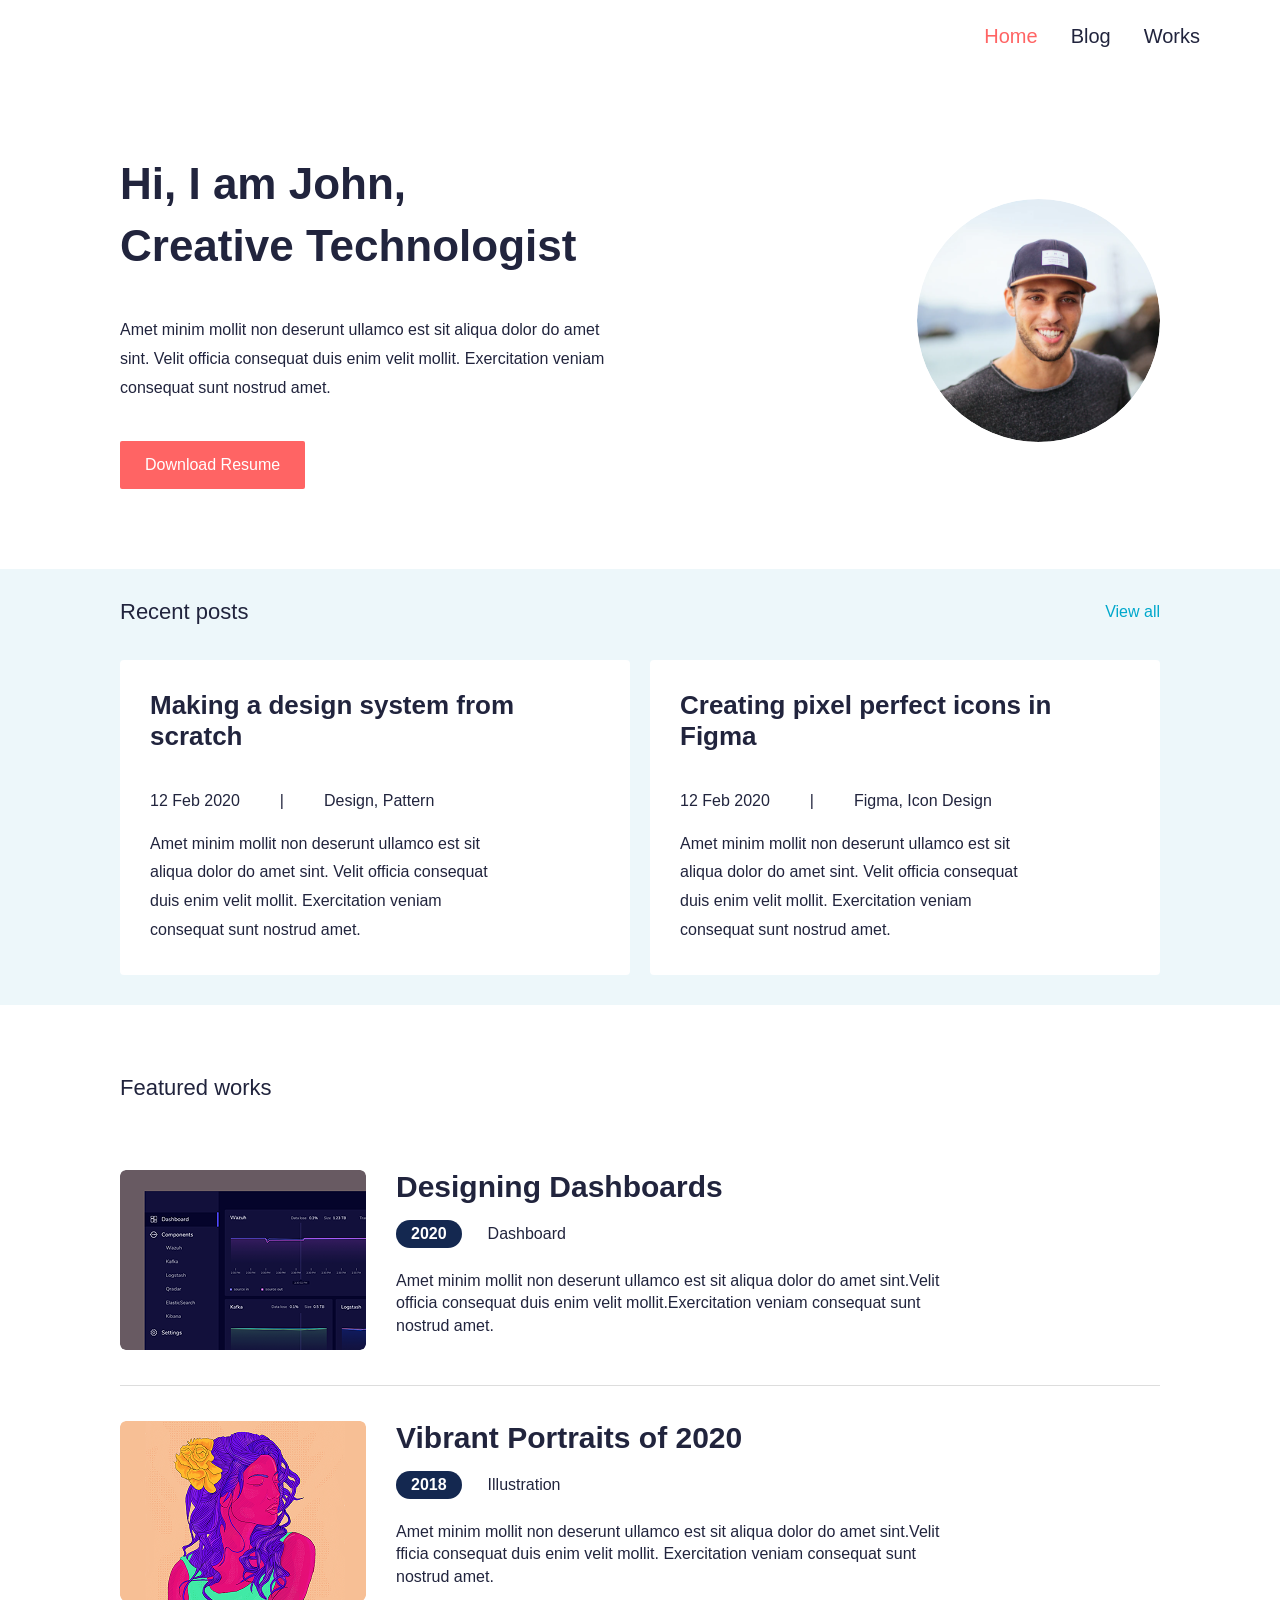
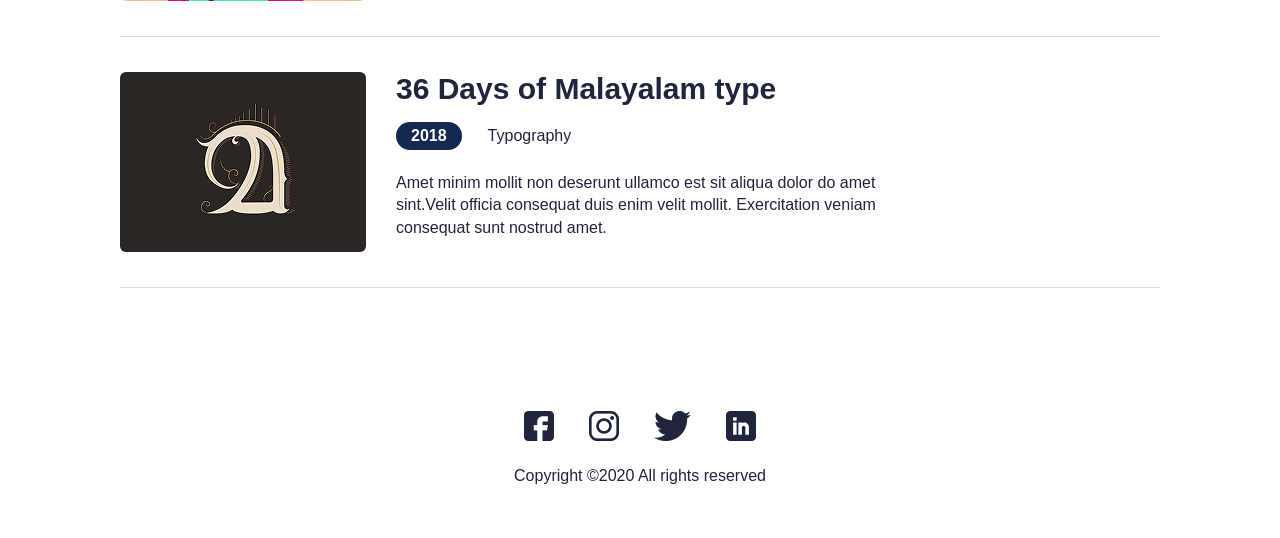
<file: index.html>
<!DOCTYPE html>
<html lang="en">
<head>
    <meta charset="UTF-8">
    <meta name="viewport" content="width=device-width, initial-scale=1.0">
    <title>Portfolio</title>
    <link rel="stylesheet" href="style.css">
    <link rel="preconnect" href="https://fonts.googleapis.com">
</head>
<body>
<header>
    <nav>
        <ul>
            <li><a href="index.html" class="active">Home</a></li>
            <li><a href="blog.html">Blog</a></li>
            <li><a href="work.html">Works</a></li>

        </ul>
    </nav>
</header>
<section class="hero">
<div class="hero-text">
<h1>Hi, I am John,<br>Creative Technologist</h1>
<p>Amet minim mollit non deserunt ullamco est sit aliqua dolor do amet <br> sint. Velit officia consequat duis enim velit mollit. Exercitation veniam <br>consequat sunt nostrud amet.</p>
<a href="#" class="btn">Download Resume</a>
</div>
<div class="hero-image">
    <img src="img/Ellipse 1.svg" alt="profile">
</div>
</section>
<section class="posts">
<div class="top">
    <h2>Recent posts</h2>
    <a href="#">View all</a>
</div>
<div class="cards">
    <div class="post-card">
        <h3>Making a design system from scratch</h3>
        <div class="info">
            <span>12 Feb 2020</span>
            <span>|</span>
            <span>Design, Pattern</span>
        </div>
        <p>Amet minim mollit non deserunt ullamco est sit <br> aliqua dolor do amet sint. Velit officia consequat <br> duis enim velit mollit. Exercitation veniam <br> consequat sunt nostrud amet.</p>
    </div>
    <div class="post-card">
        <h3>Creating pixel perfect icons in Figma</h3>
        <div class="info">
            <span>12 Feb 2020</span>
            <span>|</span>
            <span>Figma, Icon Design</span>
        </div>
        <p>Amet minim mollit non deserunt ullamco est sit <br> aliqua dolor do amet sint. Velit officia consequat <br> duis enim velit mollit. Exercitation veniam <br> consequat sunt nostrud amet.</p>
    </div>
</div>
</section>
<section class="featured">
    <h2>Featured works</h2>
    <div class="work">
        <img src="img/Rectangle 30.png" alt="">
        <div class="work-text">
            <h3>Designing Dashboards</h3>
            <div class="year">
                <span>2020</span>
                <p>Dashboard</p>
            </div>
            <p>
Amet minim mollit non deserunt ullamco est sit aliqua dolor do amet sint.Velit <br> officia consequat duis enim velit mollit.Exercitation veniam consequat sunt <br>nostrud amet.
</p>
</div>
</div>
<div class="work">
    <img src="img/Rectangle 32.png" alt="">
    <div class="work-text">
        <h3>Vibrant Portraits of 2020</h3>
        <div class="year">
            <span>2018</span>
            <p>Illustration</p>
        </div>
        <p>
Amet minim mollit non deserunt ullamco est sit aliqua dolor do amet sint.Velit <br> fficia consequat duis enim velit mollit. Exercitation veniam consequat sunt <br>nostrud amet.
</p>
</div>
</div>
<div class="work">
    <img src="img/Rectangle 34.png" alt="">
    <div class="work-text">
        <h3>36 Days of Malayalam type</h3>
        <div class="year">
            <span>2018</span>
            <p>Typography</p>
        </div>
        <p>
Amet minim mollit non deserunt ullamco est sit aliqua dolor do amet <br>sint.Velit officia consequat duis enim velit mollit. Exercitation veniam <br>consequat sunt nostrud amet.
</p>
</div>
</div>
</section>
<footer>
    <div class="social">
        <img src="/img/fb.png" alt="fb">
        <img src="/img/insta.png" alt="ig">
        <img src="/img/Group.png" alt="g">
        <img src="/img/Linkedin.png" alt="lk">
    </div>
    <p>Copyright ©2020 All rights reserved</p>
</footer>
</body>
</html>
</file>
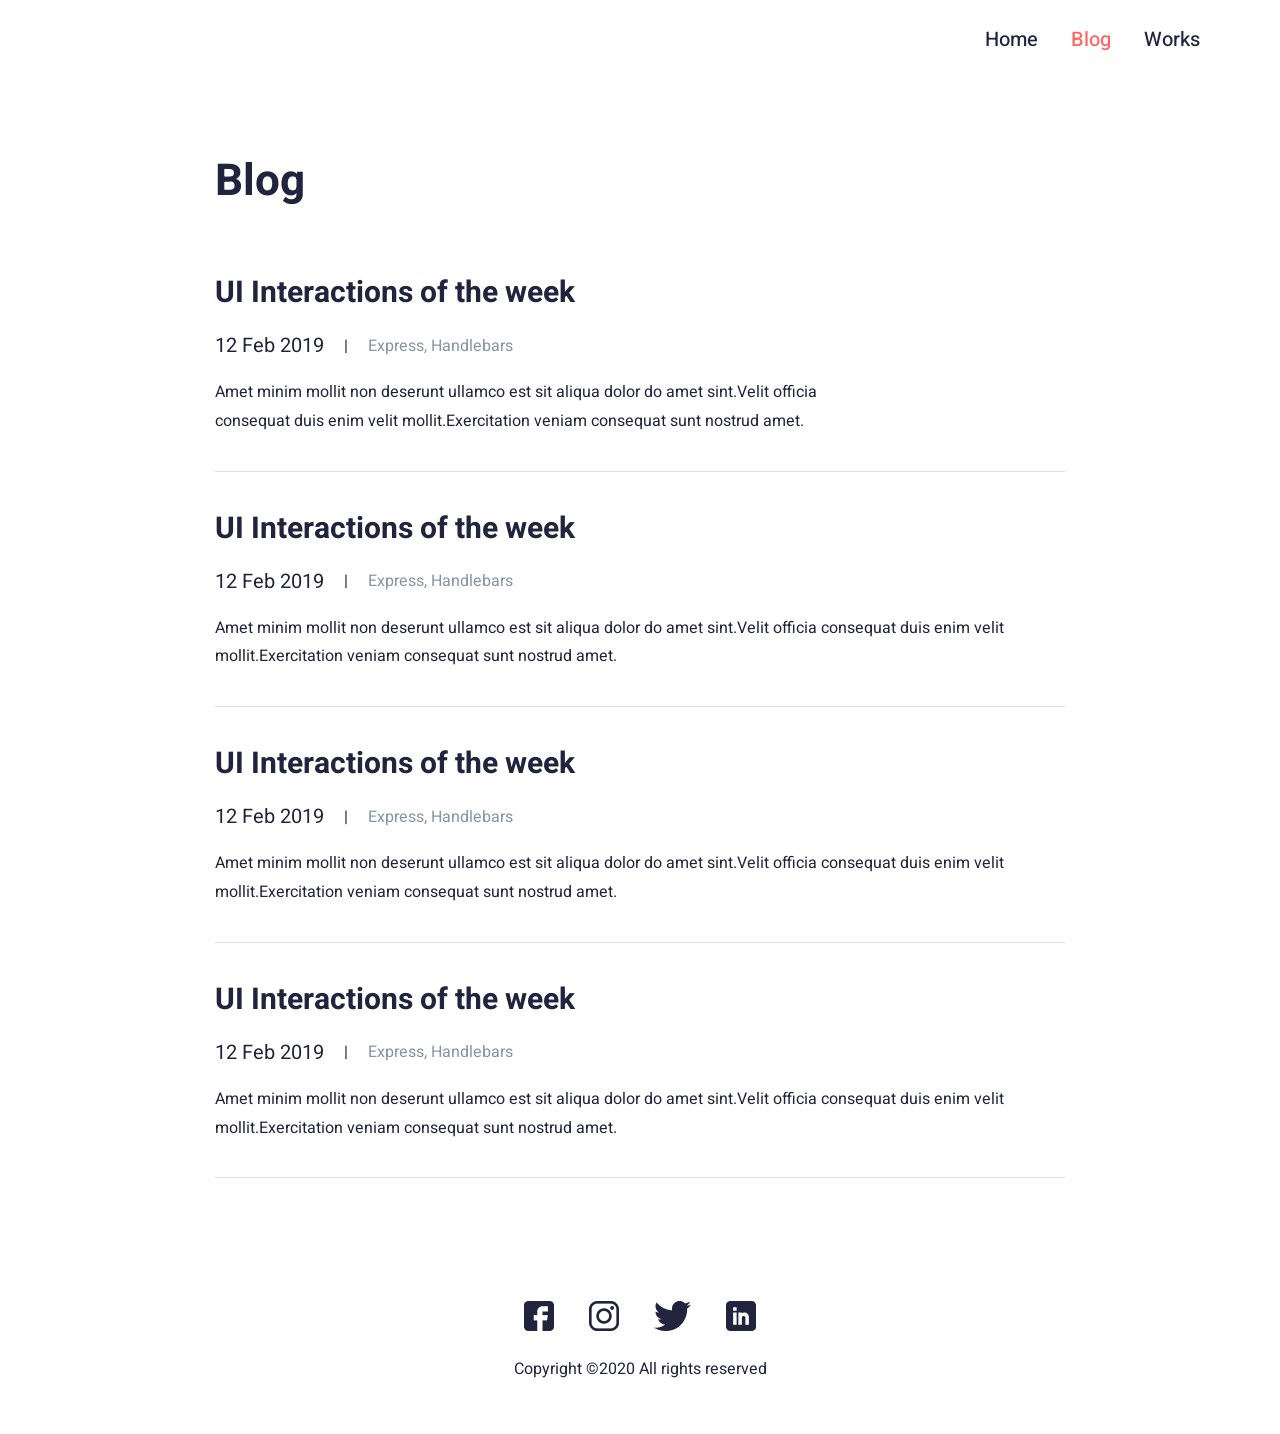
<file: blog.html>
<!DOCTYPE html>
<html lang="en">
<head>
    <meta charset="UTF-8">
    <meta name="viewport" content="width=device-width, initial-scale=1.0">
    <title>Blog</title>
    <link rel="stylesheet" href="style.css">
    <link rel="preconnect" href="https://fonts.googleapis.com">
    <link href="https://fonts.googleapis.com/css2?family=Heebo:wght@400;500;700&display=swap" rel="stylesheet">
</head>
<body>
    <header>
        <nav>
            <ul>
                <li><a href="index.html">Home</a></li>
                <li><a href="blog.html" class="active">Blog</a></li>
                <li><a href="work.html">Works</a></li>
            </ul>
        </nav>
    </header>
    <section class="blog">
        <h1>Blog</h1>
        <div class="blog-card">
            <h2>UI Interactions of the week</h2>
            <div class="blog-info">
                <span>12 Feb 2019</span>
                <span>|</span>
                <span>Express, Handlebars</span>
            </div>
            <p>
Amet minim mollit non deserunt ullamco est sit aliqua dolor do amet sint.Velit officia <br>consequat duis enim velit mollit.Exercitation veniam consequat sunt nostrud amet.
</p>
</div>
<div class="blog-card">
    <h2>UI Interactions of the week</h2>
    <div class="blog-info">
        <span>12 Feb 2019</span>
        <span>|</span>
        <span>Express, Handlebars</span>
    </div>
    <p>
Amet minim mollit non deserunt ullamco est sit aliqua dolor do amet sint.Velit officia consequat duis enim velit mollit.Exercitation veniam consequat sunt nostrud amet.
</p>
</div>
<div class="blog-card">
    <h2>UI Interactions of the week</h2>
    <div class="blog-info">
        <span>12 Feb 2019</span>
        <span>|</span>
        <span>Express, Handlebars</span>
    </div>
    <p>
Amet minim mollit non deserunt ullamco est sit aliqua dolor do amet sint.Velit officia consequat duis enim velit mollit.Exercitation veniam consequat sunt nostrud amet.
</p>
</div>
<div class="blog-card">
    <h2>UI Interactions of the week</h2>
    <div class="blog-info">
        <span>12 Feb 2019</span>
        <span>|</span>
        <span>Express, Handlebars</span>
    </div>
    <p>
Amet minim mollit non deserunt ullamco est sit aliqua dolor do amet sint.Velit officia consequat duis enim velit mollit.Exercitation veniam consequat sunt nostrud amet.
</p>
</div>
</section>
<footer>
    <div class="social">
        <img src="/img/fb.png" alt="fb">
        <img src="/img/insta.png" alt="insta">
        <img src="/img/Group.png" alt="tw">
        <img src="/img/Linkedin.png" alt="ln">
    </div>
    <p>Copyright ©2020 All rights reserved</p>
</footer>
</body>
</html>
</file>
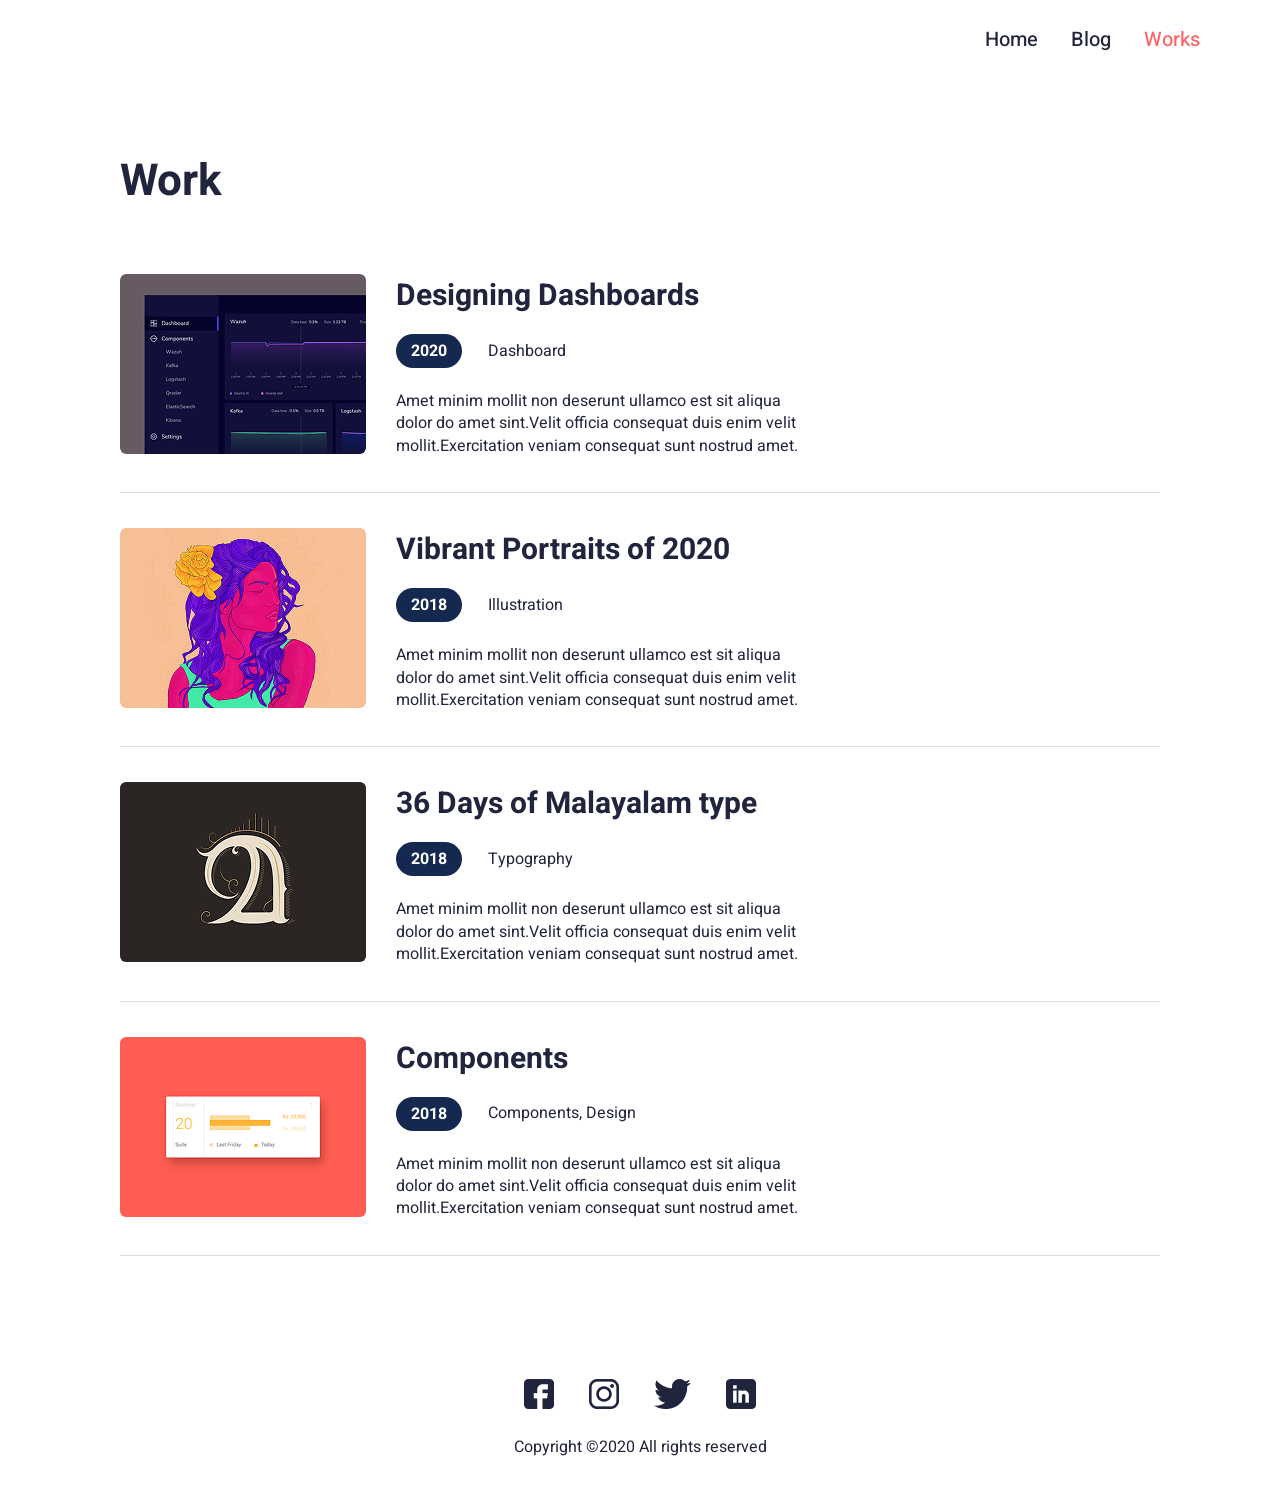
<file: work.html>
<!DOCTYPE html>
<html lang="en">
<head>
    <meta charset="UTF-8">
    <meta name="viewport" content="width=device-width, initial-scale=1.0">
    <title>Works</title>
    <link rel="stylesheet" href="style.css">
    <link rel="preconnect" href="https://fonts.googleapis.com">
    <link href="https://fonts.googleapis.com/css2?family=Heebo:wght@400;500;700&display=swap" rel="stylesheet">
</head>
<body>
    <header>
        <nav>
            <ul>
                <li><a href="index.html">Home</a></li>
                <li><a href="blog.html">Blog</a></li>
                <li><a href="works.html" class="active">Works</a></li>
            </ul>
        </nav>
    </header>
    <section class="featured">
        <h1>Work</h1>
        <div class="work">
            <img src="img/Rectangle 30.png" alt="">
            <div class="work-text">
                <h3>Designing Dashboards</h3>
                <div class="year">
                    <span>2020</span>
                    <p>Dashboard</p>
                </div>
                <p>
                Amet minim mollit non deserunt ullamco est sit aliqua <br>dolor do amet sint.Velit officia consequat duis enim velit <br>mollit.Exercitation veniam consequat sunt nostrud amet.
            </p>
        </div>
    </div>
    <div class="work">
        <img src="img/Rectangle 32.png" alt="">
        <div class="work-text">
            <h3>Vibrant Portraits of 2020</h3>
            <div class="year">
                <span>2018</span>
                <p>Illustration</p>
            </div>
            <p>
                Amet minim mollit non deserunt ullamco est sit aliqua <br>dolor do amet sint.Velit officia consequat duis enim velit <br>mollit.Exercitation veniam consequat sunt nostrud amet.
            </p>
        </div>
    </div>
    <div class="work">
        <img src="img/Rectangle 34.png" alt="">
        <div class="work-text">
            <h3>36 Days of Malayalam type</h3>
            <div class="year">
                <span>2018</span>
                <p>Typography</p>
            </div>
            <p>
                Amet minim mollit non deserunt ullamco est sit aliqua <br>dolor do amet sint.Velit officia consequat duis enim velit <br>mollit.Exercitation veniam consequat sunt nostrud amet.
            </p>
        </div>
    </div>
    <div class="work">
        <img src="img/Rectangle 40.png" alt="">
        <div class="work-text">
            <h3>Components</h3>
            <div class="year">
                <span>2018</span>
                <p>Components, Design</p>
            </div>
            <p>
                Amet minim mollit non deserunt ullamco est sit aliqua <br>dolor do amet sint.Velit officia consequat duis enim velit <br>mollit.Exercitation veniam consequat sunt nostrud amet.
            </p>
        </div>
    </div>
</section>
<footer>
    <div class="social">
        <img src="/img/fb.png" alt="fb">
        <img src="/img/insta.png" alt="insta">
        <img src="/img/Group.png" alt="tw">
        <img src="/img/Linkedin.png" alt="ln">
    </div>
    <p>Copyright ©2020 All rights reserved</p>
</footer>
</body>
</html>
</file>
<file: style.css>
*{
    margin:0;
    padding:0;
    box-sizing:border-box;
}
body{
    font-family:'Heebo',sans-serif;
    background:#fff;
    color: #21243d;
}
a{
    text-decoration:none;
    color:inherit;
}
img{
    max-width:100%;
    display:block;
}
ul{
    list-style:none;
}

/* HEADER */

header{
    width:100%;
    padding:25px 80px;
}
nav ul{
    display:flex;
    justify-content:flex-end;
    gap: 33px;
}
nav a{
    font-size:20px;
    font-weight:500;
    transition:.3s;
}
nav a:hover{
    color:#ff6464;
}

/* HERO */

.hero{
    max-width:1100px;
    margin:80px auto;
    display:flex;
    justify-content:space-between;
    align-items:center;
    gap:80px;
    padding:0 30px;
}
.hero-text{
    flex:1;
}
.hero-text h1{
    font-size:44px;
    line-height:1.4;
    margin-bottom:40px;     
}
.hero-text p{
    font-size:16px;
    line-height:1.8;
    margin-bottom:38px;
    color:#21243d;
}
.btn{
    display:inline-block;
    background:#ff6464;
    color:#FFFFFF;
    padding: 15px 25px;
    border-radius:2px;
    transition:.3s;
    font-weight: 500;
}
.btn:hover{
    background:#e54848;
}
.hero-image img{
    width:243px;
    height:243px;
    border-radius:50%;
    object-fit:cover;
}

/* POSTS */

.posts{
    background:#edf7fa;
    padding:30px 0;
}
.posts .top{
    max-width:1100px;
    margin: auto;
    display:flex;
    justify-content:space-between;
    align-items:center;
    padding: 0 30px;
}
.posts .top h2{
    font-size:22px;
    font-weight: 400;
}
.posts .top a{
    color:#00a8cc;
    font-weight: 400;
}
.cards{
    max-width: 1100px;
    margin:35px auto 0;
    display:grid;
    grid-template-columns:1fr 1fr;
    gap:20px;
    padding:0 30px;
}
.post-card{
    background: #FFFFFF;
    padding:30px;
    border-radius:4px;
}
.post-card h3{
    width: 374px;
    height: 85px;
    font-size:26px;
    margin-bottom:17px;
}
.info{
    display:flex;
    gap:40px;
    margin-bottom:20px;
    color:#21243D;
}
.post-card p{
    line-height:1.8;
    color:#21243D;
}

/* FEATURED */

.featured{
    max-width:1100px;
    margin: 70px auto;
    padding: 0 30px;
}
.featured h2{
    width: 152px;
    height: 60px;
    font-size:22px;
    font-weight: 400;
}
.work{
    display:flex;
    gap:30px;
    padding:35px 0;
    border-bottom:1px solid #ddd;
}
.work img{
    width:246px;
    height:180px;
    object-fit:cover;
    border-radius:6px;
}
.work-text h3{
    font-size:30px;
    margin-bottom:16px;
}
.year{
    display:flex;
    align-items:center;
    gap:26px;
    margin-bottom:22px;
}
.year span{
    background:#142850;
    color:white;
    padding:5px 15px;
    border-radius:20px;
    font-weight:bold;
}
.year p{
    color: #8695a4;
}
.work-text p{
    line-height:1.4;
    color: #21243D;
    font-size: 16px;
}

/* FOOTER */

footer{
    text-align:center;
    padding:53px 20px;
}
.social{
    display:flex;
    justify-content:center;
    gap:35px;
    margin-bottom:26px;
}
footer p{
    color: #21243D;
}
/* BLOG */

.active{
    color:#ff6464;
}
.blog{
    max-width:900px;
    margin:70px auto;
    padding:0 25px;
}
.blog h1{
    font-size:44px;
    margin-bottom:22px;
}
.blog-card{
    padding:35px 0;
    border-bottom:1px solid #e0e0e0;
}
.blog-card h2{
    font-size:30px;
    margin-bottom:16px;
    color:#21243d;
}
.blog-info{
    display:flex;
    gap:20px;
    align-items:center;
    margin-bottom:18px;
}
.blog-info span:first-child{
    color:#21243d;
    font-size:20px;
}
.blog-info span:last-child{
    color:#8695a4;
}
.blog-card p{
    color:#21243D;
    line-height:1.8;
    font-size:16px;
}

/* WORKS PAGE */

.featured h1{
    font-size:44px;
    margin-bottom:25px;
    color:#21243D;
}
</file>
